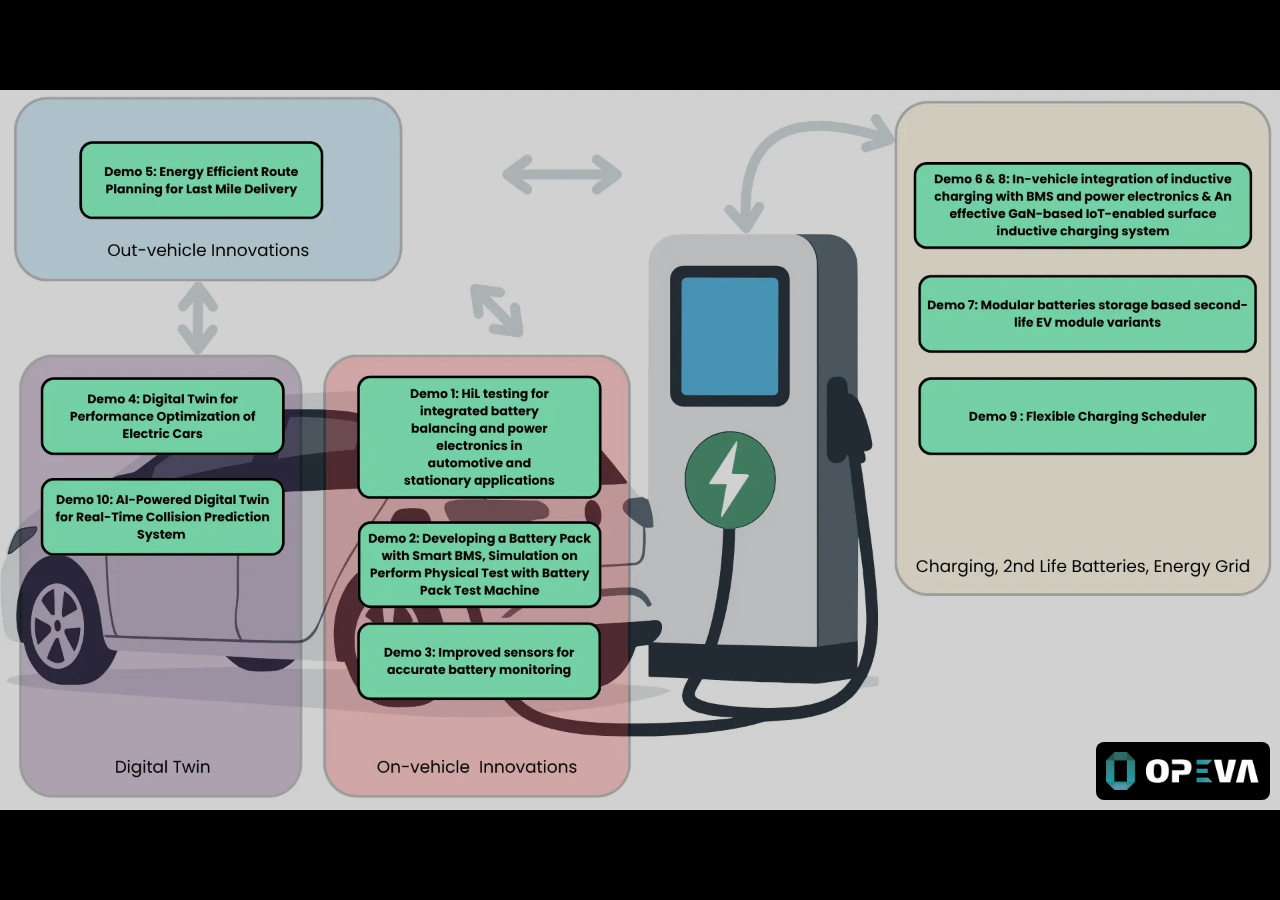
<file: src/main/resources/static/index.html>
<!DOCTYPE html>
<html lang="en">

<head>
  <meta charset="UTF-8" />
  <meta name="viewport" content="width=device-width, initial-scale=1.0" />
  <title>OPEVA Home</title>
  <link rel="stylesheet" href="css/style.css">
</head>

<body>

  <div class="stage">
    <img src="img/demo_fig.webp" alt="OPEVA Home" />
    <div class="overlay" aria-hidden="true"></div>

    <!-- HOTSPOTS -->
    <a class="hotspot demo5" href="demo/demo5.html" aria-label="Open Demo 5"></a>
    <a class="hotspot demo4" href="demo/demo4.html" aria-label="Open Demo 4"></a>

    <a class="hotspot demo1" href="demo/demo1.html" aria-label="Open Demo 1"></a>
    <a class="hotspot demo2" href="demo/demo2.html" aria-label="Open Demo 2"></a>
    <a class="hotspot demo3" href="demo/demo3.html" aria-label="Open Demo 3"></a>

    <a class="hotspot demo6_8" href="demo/demo6_8.html" aria-label="Open Demo 6 and 8"></a>
    <a class="hotspot demo7" href="demo/demo7.html" aria-label="Open Demo 7"></a>
    <a class="hotspot demo9" href="demo/demo9.html" aria-label="Open Demo 9"></a>

    <a class="hotspot demo10" href="demo/demo10.html" aria-label="Open Demo 10"></a>

    <a class="logo" href="https://opeva.eu/" target="_blank" rel="noopener noreferrer">
      <img src="img/logo.webp" alt="logo">
    </a>
  </div>
</body>

</html>
</file>
<file: src/main/resources/static/css/style.css>
html,
body {
  height: 100%;
  margin: 0;
}

:root {
  --home-bg: #000;
  --overlay-bg: rgba(0, 0, 0, 0.18);
  --hotspot-hover: rgba(3, 166, 241, 0.514);
  --hotspot-shadow: 0 0 1.2vmin 0.35vmin rgba(0, 0, 0, 0.85);
  --logo-radius: 8px;
  --logo-offset: 10px;
  --logo-width: 300px;
}

body {
  display: grid;
  place-items: center;
  background: var(--home-bg);
  font-family: 'Segoe UI', Tahoma, Geneva, Verdana, sans-serif;
}

/* Stage locked to the 1440 × 810 background aspect ratio (16:9). */
.stage {
  position: relative;
  width: min(100vw, calc(100vh * 16 / 9));
  aspect-ratio: 16 / 9;
}

.stage img {
  width: 100%;
  height: 100%;
  display: block;
}

.overlay {
  position: absolute;
  inset: 0;
  background: var(--overlay-bg);
  pointer-events: none;
}

.hotspot {
  position: absolute;
  z-index: 5;
  border-radius: 10px;
  background: rgba(255, 255, 255, 0);
  text-decoration: none;
}

.hotspot:hover {
  background: var(--hotspot-hover);
  box-shadow: var(--hotspot-shadow);
  cursor: pointer;
}

.demo5 { left: 6.5%; top: 7.6%; width: 18.4%; height: 9.8%;}
.demo4 { left: 3.4%; top: 40.2%; width: 18.6%; height: 10.1%; }
.demo10 { left: 3.4%; top: 54.2%; width: 18.6%; height: 9.9%;}
.demo1 { left: 28.1%; top: 40%; width: 18.7%; height: 16.4%; }
.demo2 { left: 28.1%; top: 60.2%; width: 18.7%; height: 11.4%; }
.demo3 { left: 28.1%; top: 74.3%; width: 18.6%; height: 10%; }
.demo6_8 { left: 71.6%; top: 10.2%; width: 26%; height: 11.5%; }
.demo7 { left: 71.9%; top: 26%; width: 26.2%; height: 10.1%; }
.demo9 { left: 71.9%; top: 40.2%; width: 26.1%; height: 10.1%; }

.logo {
  position: absolute;
  right: var(--logo-offset);
  bottom: var(--logo-offset);
  display: inline-block;
  overflow: hidden;
  padding: 10px;
  background-color: #000;
  border-radius: var(--logo-radius);
  cursor: pointer;
  transition: transform 0.3s ease;

  width: clamp(80px, 12vw, 180px);
}

.logo img {
  width: 100%;
  height: auto;
  display: block;
}

.logo:hover {
  transform: scale(1.08);
}

.logo::after {
  content: "";
  position: absolute;
  top: 0;
  left: -100%;
  width: 40%;
  height: 100%;
  background: linear-gradient(120deg, transparent, rgba(255, 255, 255, 0.6), transparent);
  transform: skewX(-20deg);
}

.logo:hover::after {
  animation: shine 0.7s ease;
}

@keyframes shine {
  100% {
    left: 120%;
  }
}
</file>
